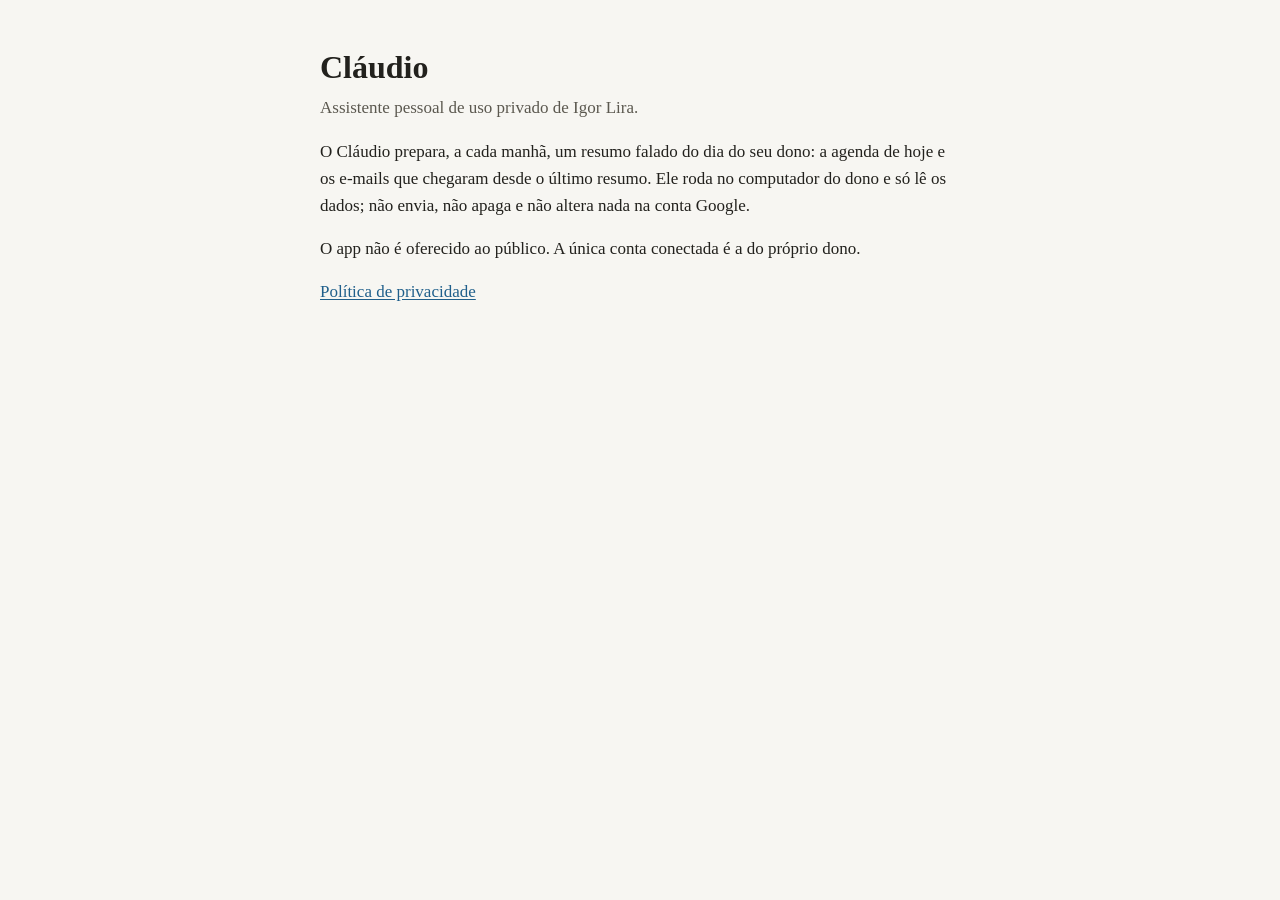
<file: index.html>
<!doctype html>
<html lang="pt-BR">
<head>
  <meta charset="utf-8">
  <meta name="viewport" content="width=device-width, initial-scale=1">
  <title>Cláudio</title>
  <link rel="stylesheet" href="estilo.css">
</head>
<body>
  <main>
    <h1>Cláudio</h1>
    <p class="apoio">Assistente pessoal de uso privado de Igor Lira.</p>

    <p>
      O Cláudio prepara, a cada manhã, um resumo falado do dia do seu dono: a agenda de hoje e
      os e-mails que chegaram desde o último resumo. Ele roda no computador do dono e só lê os
      dados; não envia, não apaga e não altera nada na conta Google.
    </p>

    <p>
      O app não é oferecido ao público. A única conta conectada é a do próprio dono.
    </p>

    <p><a href="privacidade.html">Política de privacidade</a></p>
  </main>
</body>
</html>
</file>
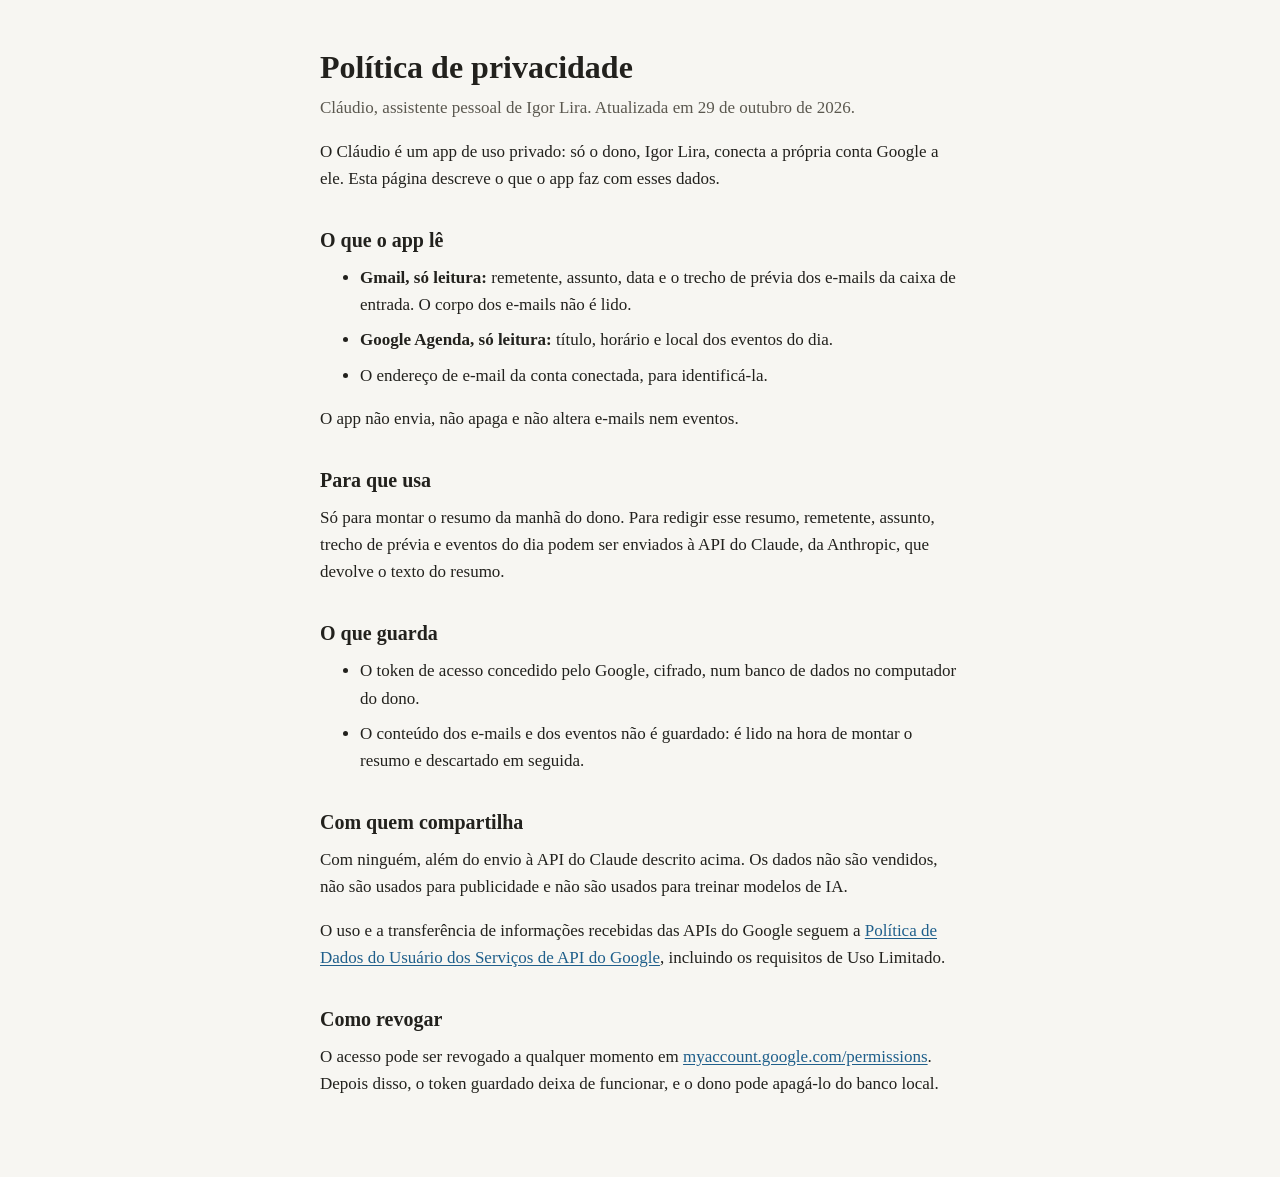
<file: privacidade.html>
<!doctype html>
<html lang="pt-BR">
<head>
  <meta charset="utf-8">
  <meta name="viewport" content="width=device-width, initial-scale=1">
  <title>Privacidade do Cláudio</title>
  <link rel="stylesheet" href="estilo.css">
</head>
<body>
  <main>
    <h1>Política de privacidade</h1>
    <p class="apoio">Cláudio, assistente pessoal de Igor Lira. Atualizada em 29 de outubro de 2026.</p>

    <p>
      O Cláudio é um app de uso privado: só o dono, Igor Lira, conecta a própria conta Google a
      ele. Esta página descreve o que o app faz com esses dados.
    </p>

    <h2>O que o app lê</h2>
    <ul>
      <li>
        <strong>Gmail, só leitura:</strong> remetente, assunto, data e o trecho de prévia dos
        e-mails da caixa de entrada. O corpo dos e-mails não é lido.
      </li>
      <li>
        <strong>Google Agenda, só leitura:</strong> título, horário e local dos eventos do dia.
      </li>
      <li>O endereço de e-mail da conta conectada, para identificá-la.</li>
    </ul>
    <p>O app não envia, não apaga e não altera e-mails nem eventos.</p>

    <h2>Para que usa</h2>
    <p>
      Só para montar o resumo da manhã do dono. Para redigir esse resumo, remetente, assunto,
      trecho de prévia e eventos do dia podem ser enviados à API do Claude, da Anthropic, que
      devolve o texto do resumo.
    </p>

    <h2>O que guarda</h2>
    <ul>
      <li>
        O token de acesso concedido pelo Google, cifrado, num banco de dados no computador do
        dono.
      </li>
      <li>
        O conteúdo dos e-mails e dos eventos não é guardado: é lido na hora de montar o resumo
        e descartado em seguida.
      </li>
    </ul>

    <h2>Com quem compartilha</h2>
    <p>
      Com ninguém, além do envio à API do Claude descrito acima. Os dados não são vendidos, não
      são usados para publicidade e não são usados para treinar modelos de IA.
    </p>
    <p>
      O uso e a transferência de informações recebidas das APIs do Google seguem a
      <a href="https://developers.google.com/terms/api-services-user-data-policy">Política de
      Dados do Usuário dos Serviços de API do Google</a>, incluindo os requisitos de Uso
      Limitado.
    </p>

    <h2>Como revogar</h2>
    <p>
      O acesso pode ser revogado a qualquer momento em
      <a href="https://myaccount.google.com/permissions">myaccount.google.com/permissions</a>.
      Depois disso, o token guardado deixa de funcionar, e o dono pode apagá-lo do banco local.
    </p>
  </main>
</body>
</html>
</file>
<file: estilo.css>
:root {
  --fundo: #f7f6f2;
  --texto: #22211d;
  --apoio: #5b584f;
  --destaque: #1f5f8b;
  color-scheme: light dark;
}

@media (prefers-color-scheme: dark) {
  :root {
    --fundo: #191a1c;
    --texto: #e9e7e1;
    --apoio: #aeaba3;
    --destaque: #8cc2e8;
  }
}

body {
  margin: 0;
  background: var(--fundo);
  color: var(--texto);
  font: 1.0625rem/1.6 Charter, "Iowan Old Style", "Palatino Linotype", Georgia, serif;
}

main {
  max-width: 40rem;
  margin: 0 auto;
  padding: 48px 16px 64px;
}

h1 {
  margin: 0 0 8px;
  font-size: 2rem;
  line-height: 1.2;
}

h2 {
  margin: 32px 0 8px;
  font-size: 1.25rem;
}

p,
ul {
  margin: 0 0 16px;
}

li {
  margin-bottom: 8px;
}

.apoio {
  color: var(--apoio);
}

a {
  color: var(--destaque);
  text-decoration: underline;
  text-underline-offset: 2px;
}
</file>
